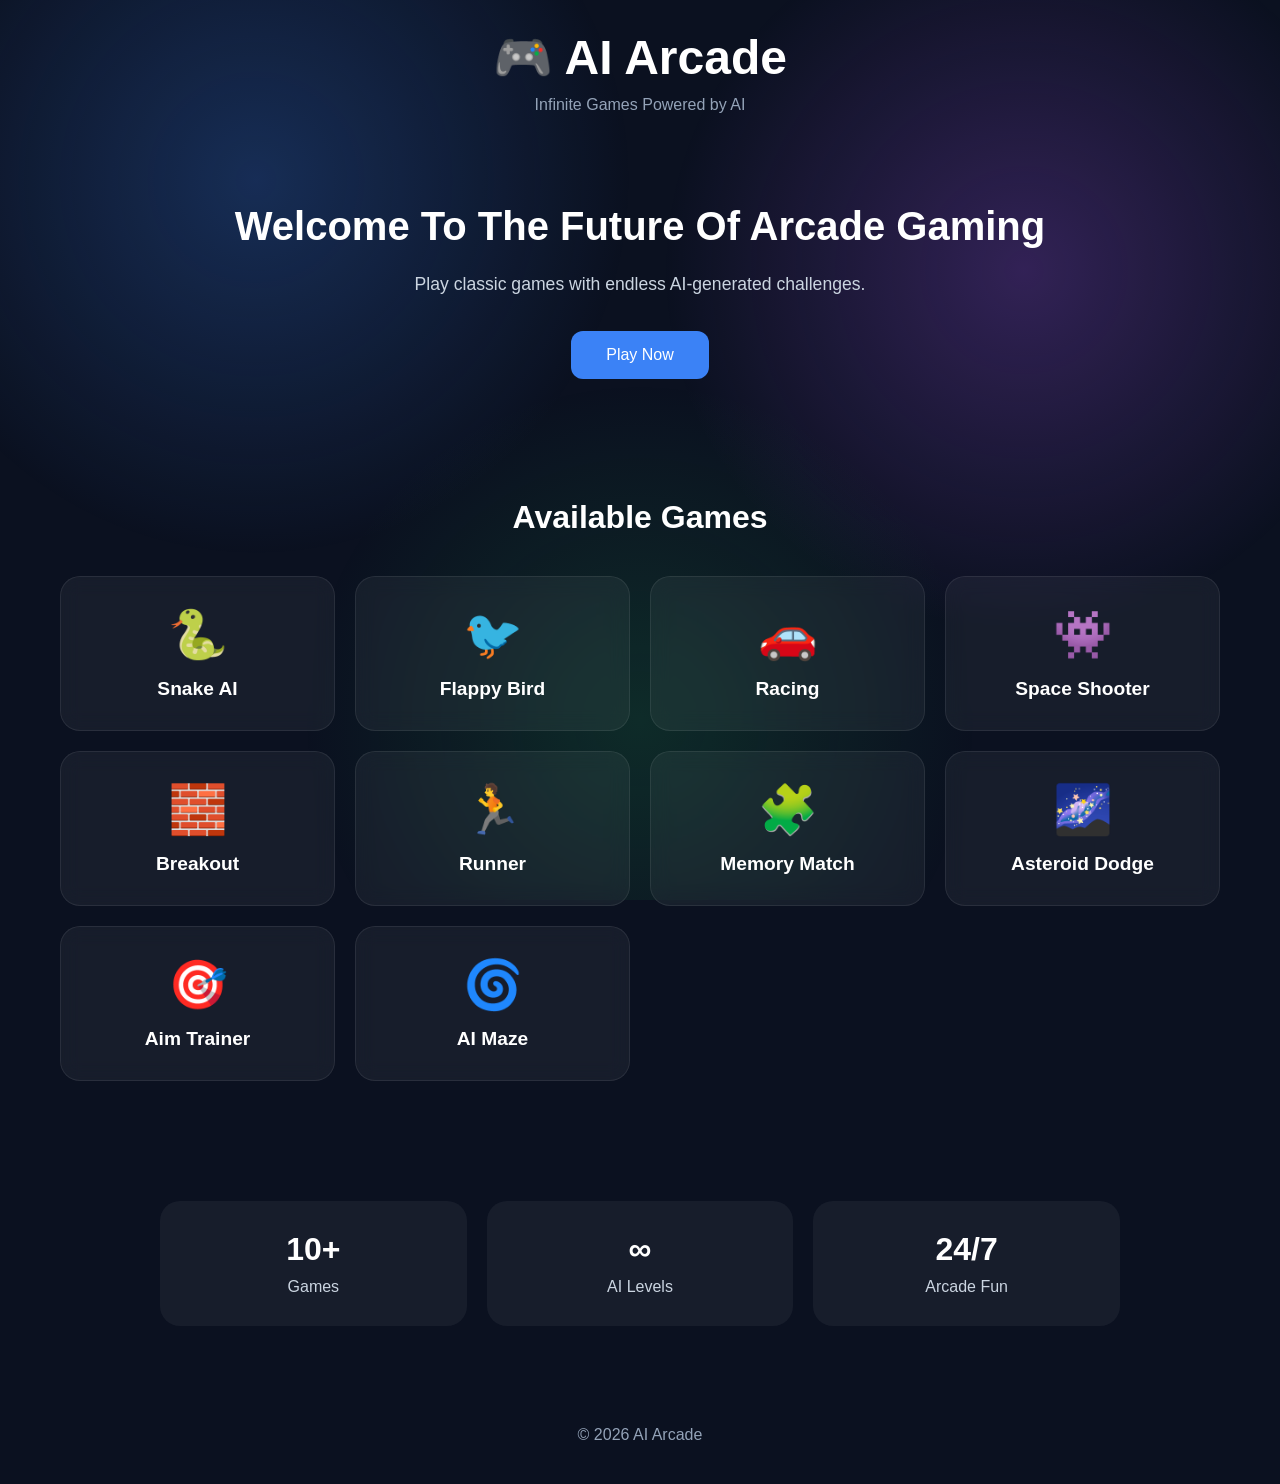
<file: index.html>
<!DOCTYPE html>
<html lang="en">
<head>
    <meta charset="UTF-8">
    <meta name="viewport" content="width=device-width, initial-scale=1.0">
    <title>AI Arcade</title>

    <meta name="description" content="Play AI Powered Arcade Games">
    <meta name="theme-color" content="#0f172a">

    <link rel="stylesheet" href="style.css">
</head>
<body>

    <div class="background-glow"></div>

    <header class="header">
        <div class="logo">
            <h1>🎮 AI Arcade</h1>
            <p>Infinite Games Powered by AI</p>
        </div>
    </header>

    <main>

        <section class="hero">
            <h2>Welcome To The Future Of Arcade Gaming</h2>
            <p>
                Play classic games with endless AI-generated challenges.
            </p>

            <button id="playNowBtn">
                Play Now
            </button>
        </section>

        <section class="games-section">

            <h2>Available Games</h2>

            <div class="games-grid">

                <div class="game-card">
                    <span>🐍</span>
                    <h3>Snake AI</h3>
                </div>

                <div class="game-card">
                    <span>🐦</span>
                    <h3>Flappy Bird</h3>
                </div>

                <div class="game-card">
                    <span>🚗</span>
                    <h3>Racing</h3>
                </div>

                <div class="game-card">
                    <span>👾</span>
                    <h3>Space Shooter</h3>
                </div>

                <div class="game-card">
                    <span>🧱</span>
                    <h3>Breakout</h3>
                </div>

                <div class="game-card">
                    <span>🏃</span>
                    <h3>Runner</h3>
                </div>

                <div class="game-card">
                    <span>🧩</span>
                    <h3>Memory Match</h3>
                </div>

                <div class="game-card">
                    <span>🌌</span>
                    <h3>Asteroid Dodge</h3>
                </div>

                <div class="game-card">
                    <span>🎯</span>
                    <h3>Aim Trainer</h3>
                </div>

                <div class="game-card">
                    <span>🌀</span>
                    <h3>AI Maze</h3>
                </div>

            </div>

        </section>

        <section class="stats">

            <div class="stat-box">
                <h3>10+</h3>
                <p>Games</p>
            </div>

            <div class="stat-box">
                <h3>∞</h3>
                <p>AI Levels</p>
            </div>

            <div class="stat-box">
                <h3>24/7</h3>
                <p>Arcade Fun</p>
            </div>

        </section>

    </main>

    <footer>
        <p>© 2026 AI Arcade</p>
    </footer>

    <script src="script.js"></script>

</body>
</html>
</file>
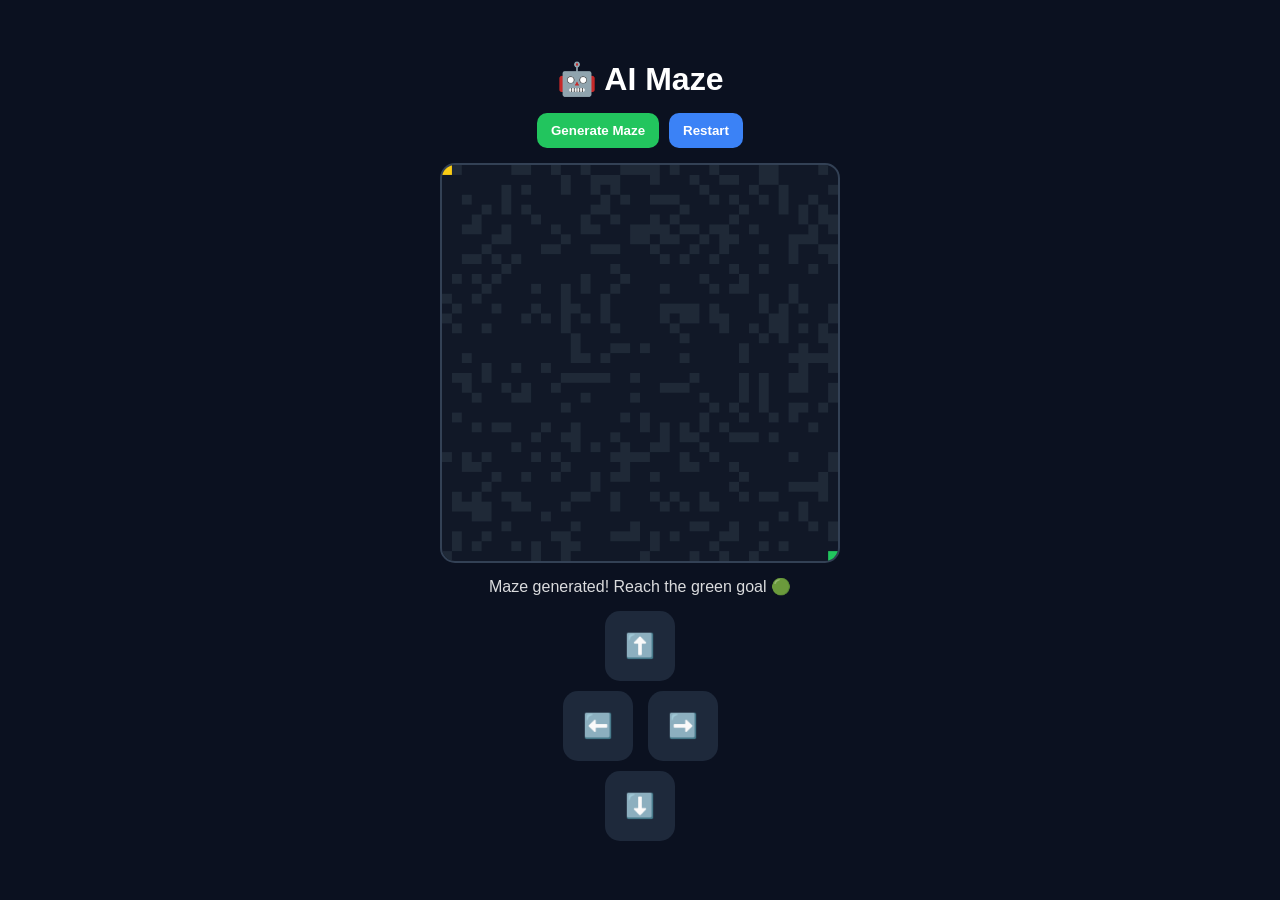
<file: games/aimaze/aimaze.html>
<!DOCTYPE html>
<html lang="en">
<head>
<meta charset="UTF-8">
<meta name="viewport" content="width=device-width, initial-scale=1.0">

<title>AI Maze</title>

<link rel="stylesheet" href="aimaze.css">
</head>
<body>

<div class="container">

    <h1>🤖 AI Maze</h1>

    <div class="top-bar">

        <button id="generateBtn">Generate Maze</button>
        <button id="restartBtn">Restart</button>

    </div>

    <canvas id="gameCanvas" width="400" height="400"></canvas>

    <p id="status">Press Generate to start</p>

    <!-- کنترل موبایل -->
    <div class="controls">

        <button onclick="move(0,-1)">⬆️</button>

        <div class="row">
            <button onclick="move(-1,0)">⬅️</button>
            <button onclick="move(1,0)">➡️</button>
        </div>

        <button onclick="move(0,1)">⬇️</button>

    </div>

</div>

<script src="aimaze.js"></script>

</body>
</html>
</file>
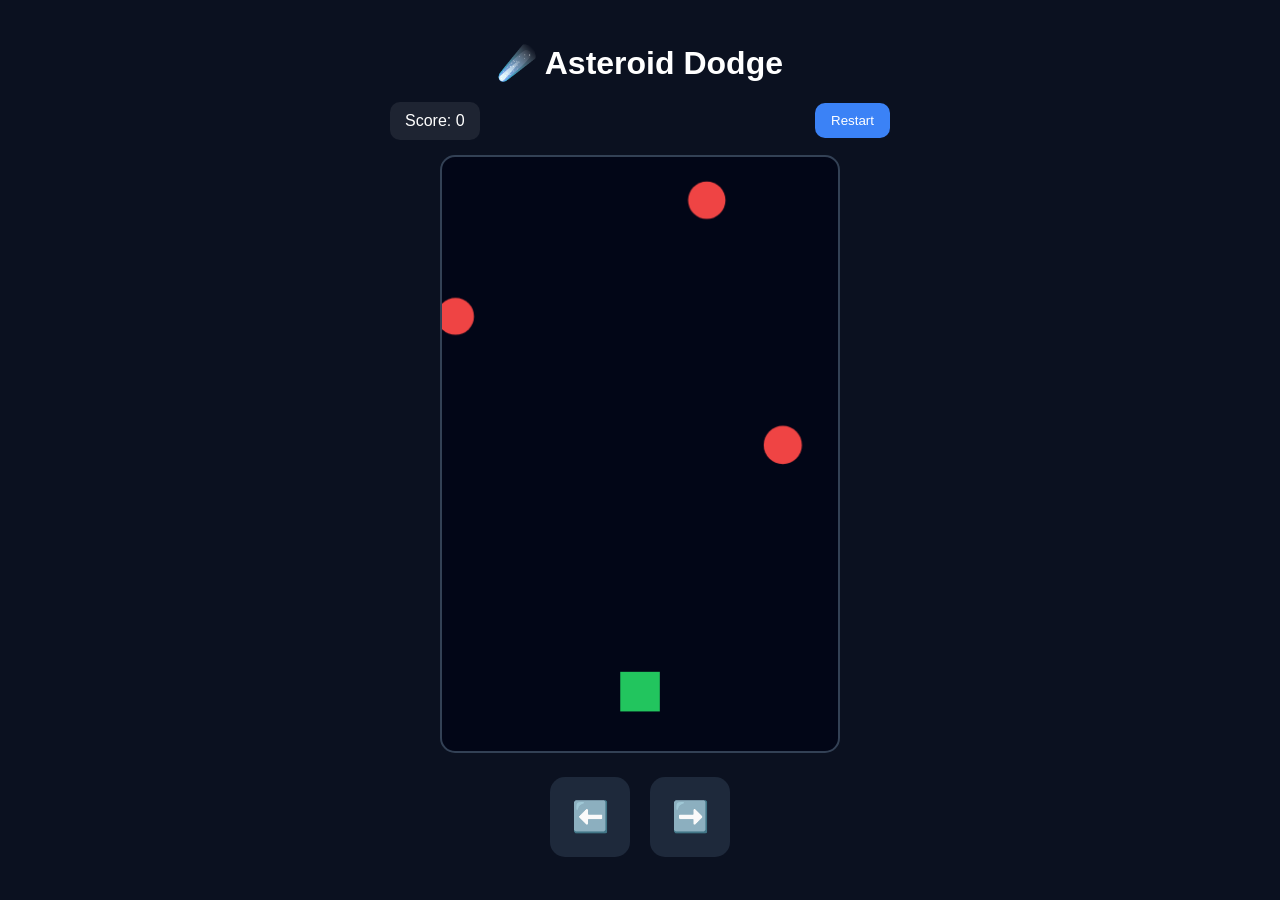
<file: games/asteroid/asteroid.html>
<!DOCTYPE html>
<html lang="en">
<head>
<meta charset="UTF-8">
<meta name="viewport" content="width=device-width, initial-scale=1.0">

<title>Asteroid Dodge</title>

<link rel="stylesheet" href="asteroid.css">
</head>
<body>

<div class="container">

    <h1>☄️ Asteroid Dodge</h1>

    <div class="top-bar">

        <div class="score-box">
            Score: <span id="score">0</span>
        </div>

        <button id="restartBtn">
            Restart
        </button>

    </div>

    <canvas id="gameCanvas" width="400" height="600"></canvas>

    <div class="controls">

        <button id="leftBtn">⬅️</button>
        <button id="rightBtn">➡️</button>

    </div>

</div>

<script src="asteroid.js"></script>

</body>
</html>
</file>
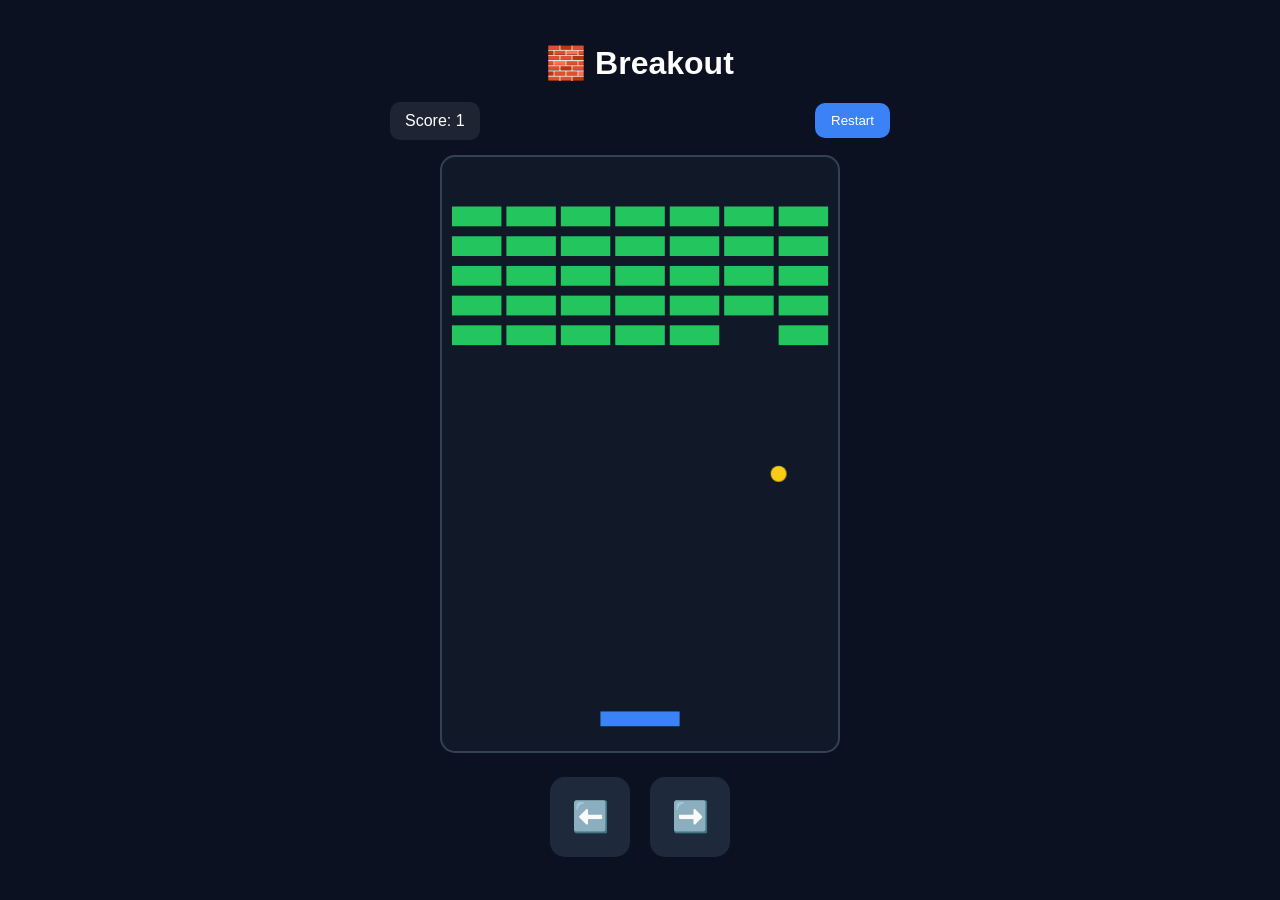
<file: games/breakout/breakout.html>
<!DOCTYPE html>
<html lang="en">
<head>
<meta charset="UTF-8">
<meta name="viewport" content="width=device-width, initial-scale=1.0">

<title>Breakout</title>

<link rel="stylesheet" href="breakout.css">
</head>
<body>

<div class="container">

    <h1>🧱 Breakout</h1>

    <div class="top-bar">

        <div class="score-box">
            Score: <span id="score">0</span>
        </div>

        <button id="restartBtn">
            Restart
        </button>

    </div>

    <canvas id="gameCanvas" width="400" height="600"></canvas>

    <div class="controls">

        <button id="leftBtn">⬅️</button>
        <button id="rightBtn">➡️</button>

    </div>

</div>

<script src="breakout.js"></script>

</body>
</html>
</file>
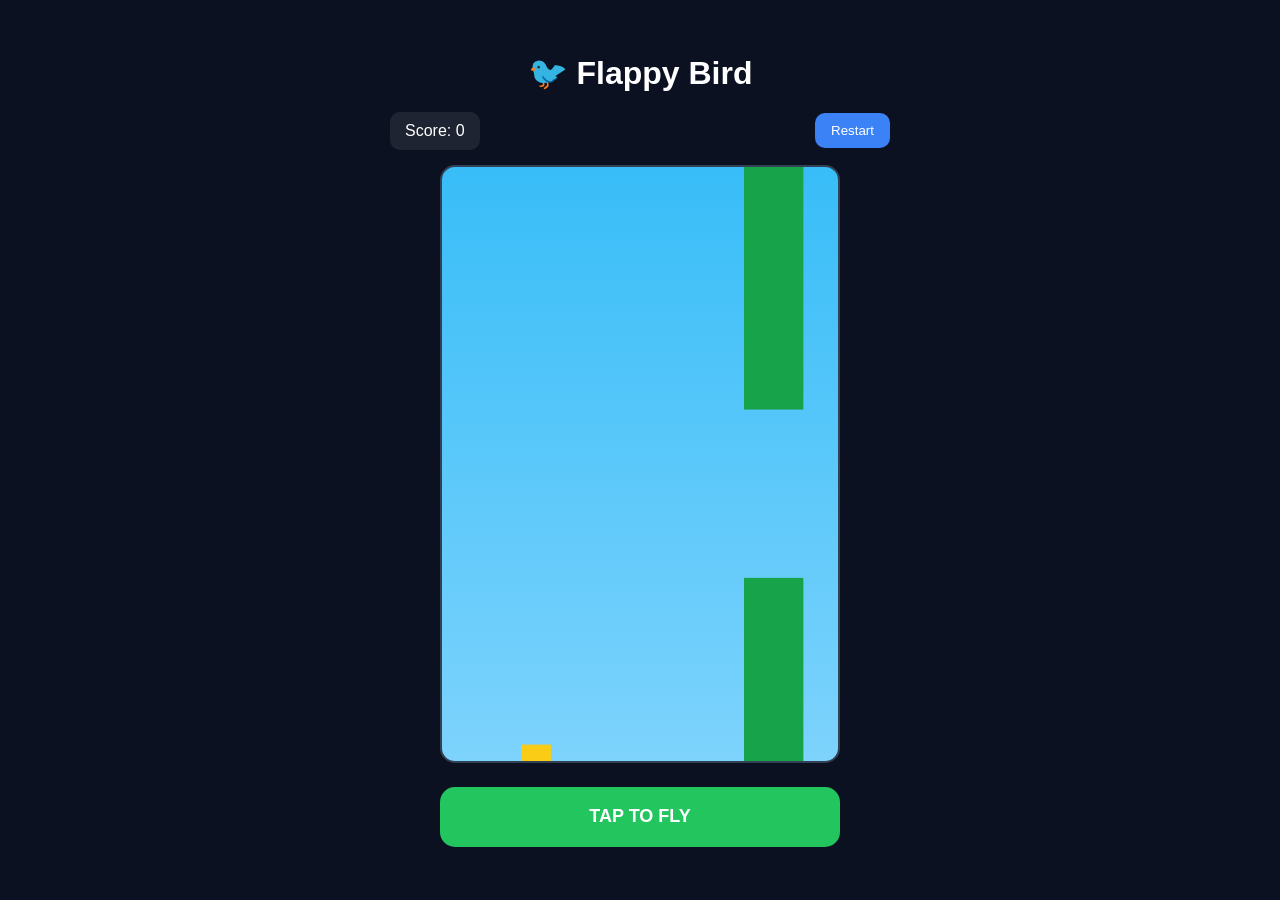
<file: games/flappybird/flappybird.html>
<!DOCTYPE html>
<html lang="en">
<head>
<meta charset="UTF-8">
<meta name="viewport" content="width=device-width, initial-scale=1.0">

<title>Flappy Bird</title>

<link rel="stylesheet" href="flappybird.css">
</head>
<body>

<div class="container">

    <h1>🐦 Flappy Bird</h1>

    <div class="top-bar">
        <div class="score-box">
            Score: <span id="score">0</span>
        </div>

        <button id="restartBtn">
            Restart
        </button>
    </div>

    <canvas id="gameCanvas" width="400" height="600"></canvas>

    <button id="jumpBtn">
        TAP TO FLY
    </button>

</div>

<script src="flappybird.js"></script>

</body>
</html>
</file>
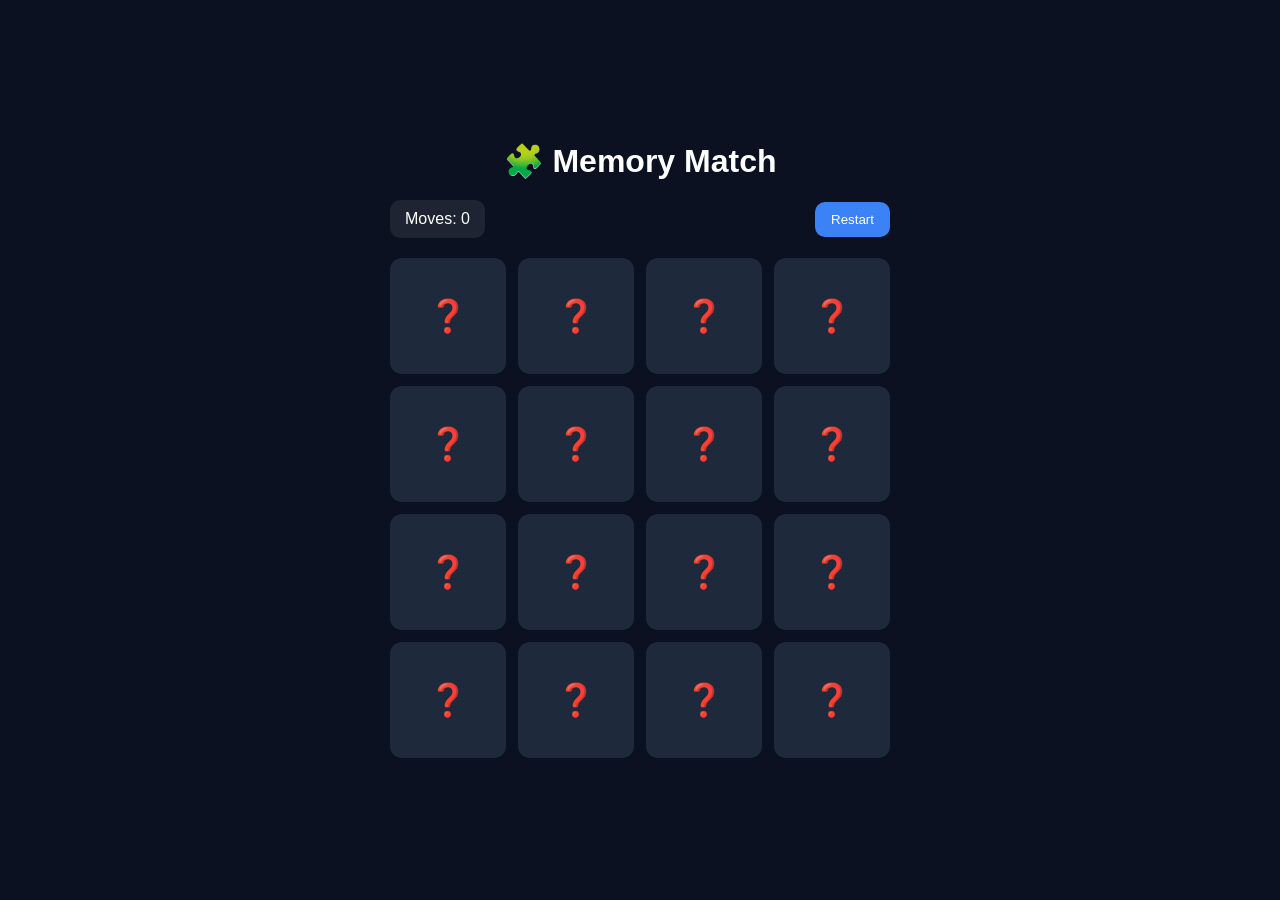
<file: games/memory/memory.html>
<!DOCTYPE html>
<html lang="en">
<head>
<meta charset="UTF-8">
<meta name="viewport" content="width=device-width, initial-scale=1.0">

<title>Memory Match</title>

<link rel="stylesheet" href="memory.css">
</head>
<body>

<div class="container">

    <h1>🧩 Memory Match</h1>

    <div class="top-bar">

        <div class="score-box">
            Moves: <span id="moves">0</span>
        </div>

        <button id="restartBtn">
            Restart
        </button>

    </div>

    <div id="gameBoard" class="game-board"></div>

</div>

<script src="memory.js"></script>

</body>
</html>
</file>
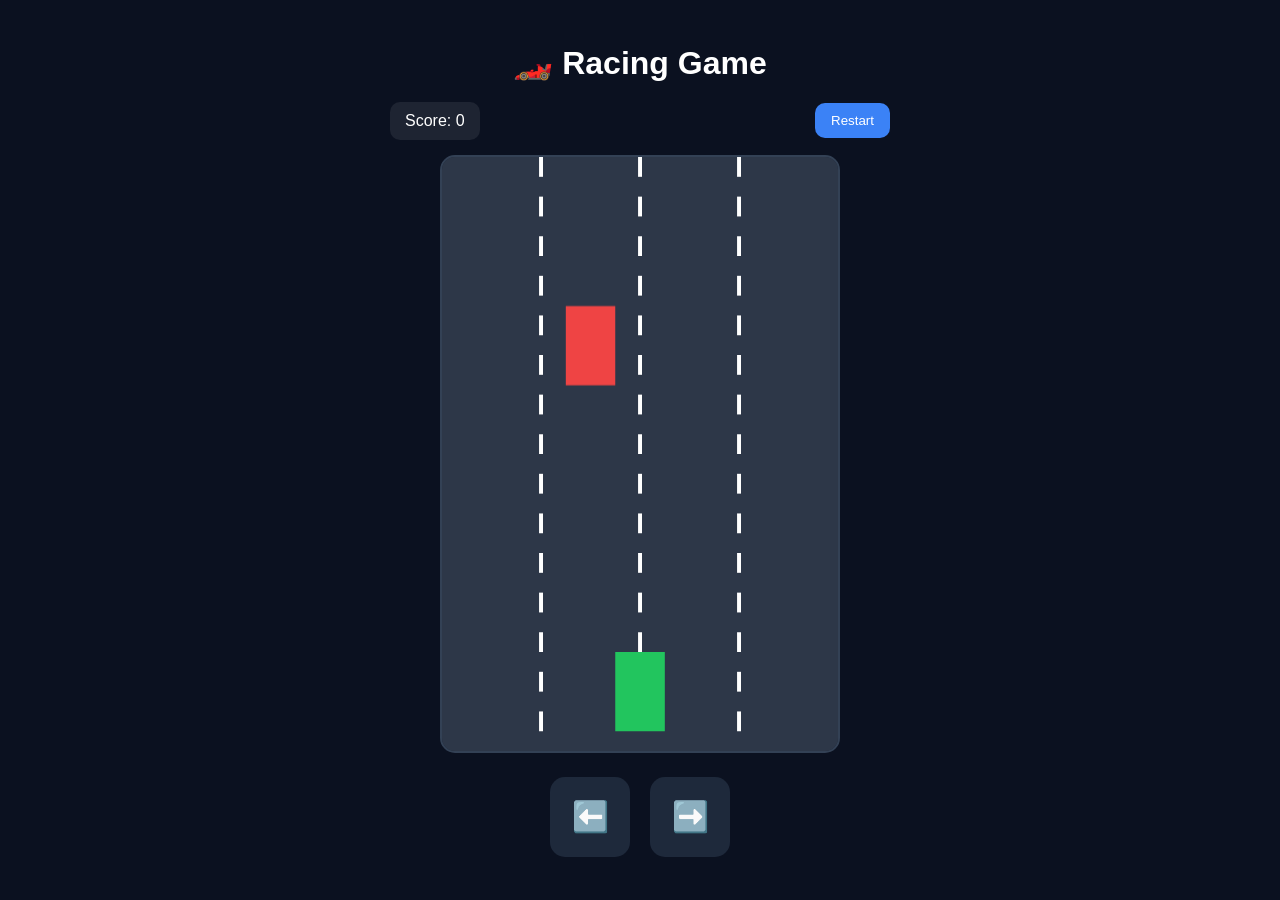
<file: games/racing/racing.html>
<!DOCTYPE html>
<html lang="en">
<head>
<meta charset="UTF-8">
<meta name="viewport" content="width=device-width, initial-scale=1.0">

<title>Racing Game</title>

<link rel="stylesheet" href="racing.css">
</head>
<body>

<div class="container">

    <h1>🏎️ Racing Game</h1>

    <div class="top-bar">

        <div class="score-box">
            Score: <span id="score">0</span>
        </div>

        <button id="restartBtn">
            Restart
        </button>

    </div>

    <canvas id="gameCanvas" width="400" height="600"></canvas>

    <div class="controls">

        <button id="leftBtn">⬅️</button>

        <button id="rightBtn">➡️</button>

    </div>

</div>

<script src="racing.js"></script>

</body>
</html>
</file>
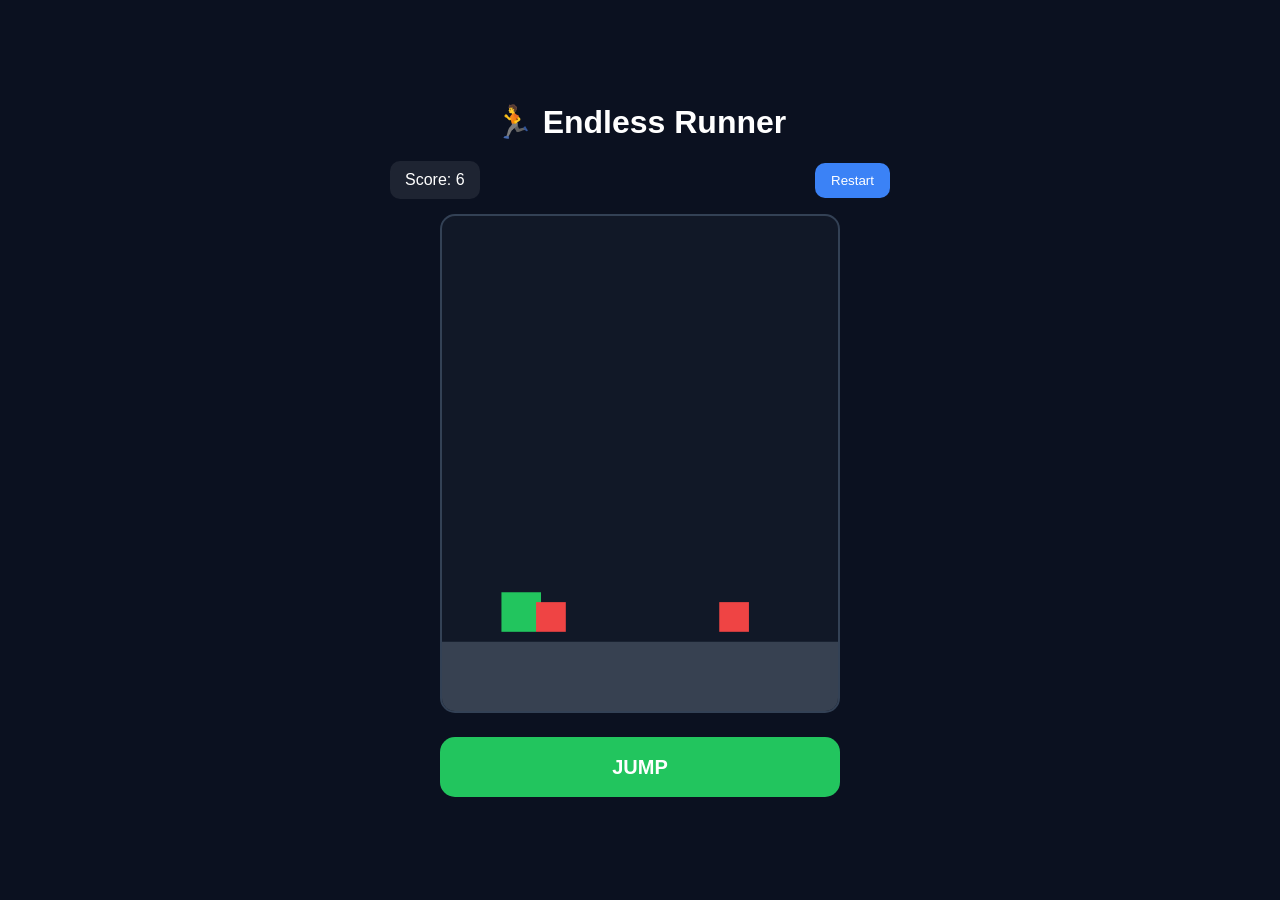
<file: games/runner/runner.html>
<!DOCTYPE html>
<html lang="en">
<head>
<meta charset="UTF-8">
<meta name="viewport" content="width=device-width, initial-scale=1.0">

<title>Endless Runner</title>

<link rel="stylesheet" href="runner.css">
</head>
<body>

<div class="container">

    <h1>🏃 Endless Runner</h1>

    <div class="top-bar">

        <div class="score-box">
            Score: <span id="score">0</span>
        </div>

        <button id="restartBtn">
            Restart
        </button>

    </div>

    <canvas id="gameCanvas" width="400" height="500"></canvas>

    <button id="jumpBtn">
        JUMP
    </button>

</div>

<script src="runner.js"></script>

</body>
</html>
</file>
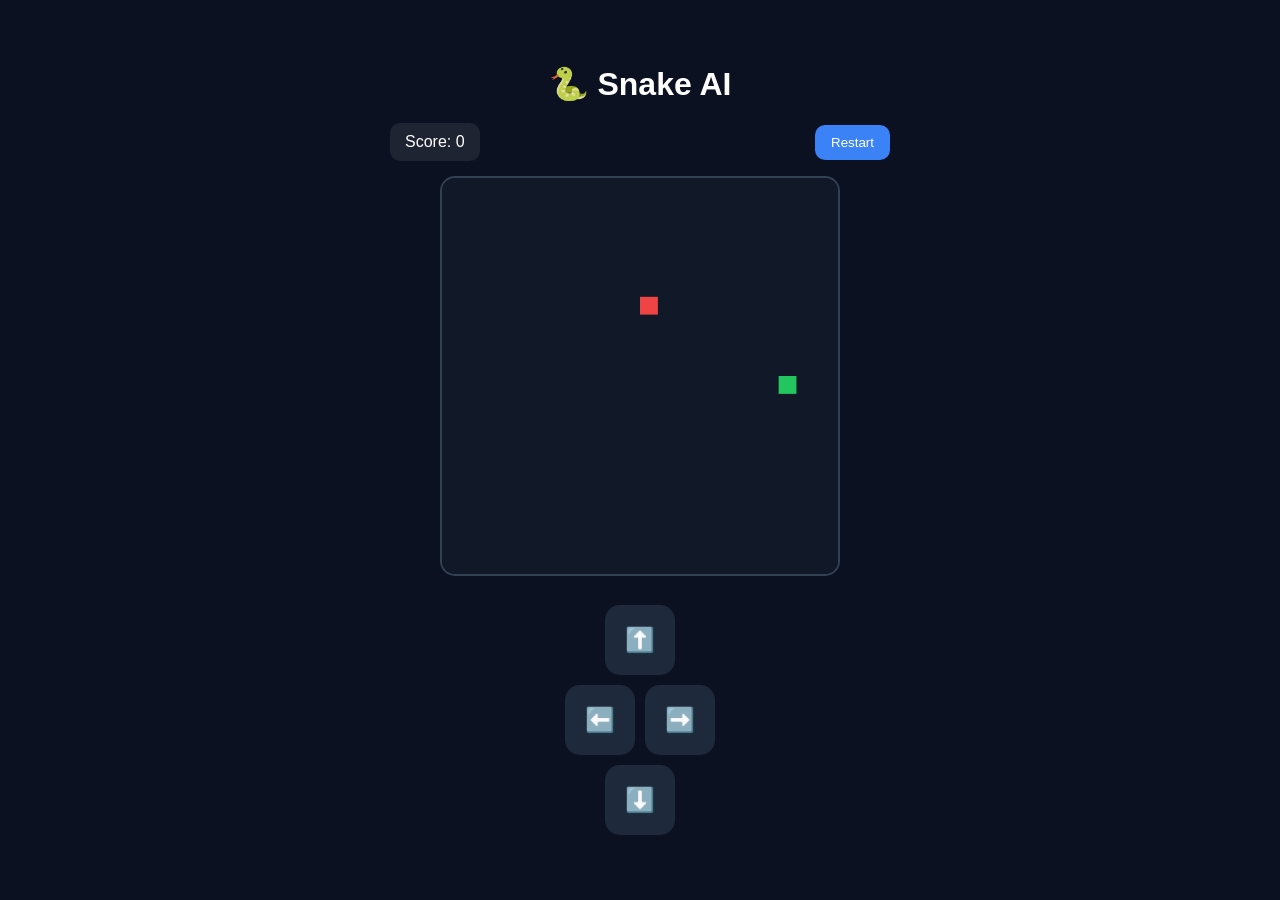
<file: games/snake/snake.html>
<!DOCTYPE html>
<html lang="en">
<head>
<meta charset="UTF-8">
<meta name="viewport" content="width=device-width, initial-scale=1.0">

<title>Snake AI</title>

<link rel="stylesheet" href="snake.css">
</head>
<body>

<div class="container">

    <h1>🐍 Snake AI</h1>

    <div class="top-bar">

        <div class="score-box">
            Score: <span id="score">0</span>
        </div>

        <button id="restartBtn">
            Restart
        </button>

    </div>

    <canvas id="gameCanvas" width="400" height="400"></canvas>

    <div class="controls">

        <button id="upBtn">⬆️</button>

        <div class="middle-row">
            <button id="leftBtn">⬅️</button>
            <button id="rightBtn">➡️</button>
        </div>

        <button id="downBtn">⬇️</button>

    </div>

</div>

<script src="snake.js"></script>

</body>
</html>
</file>
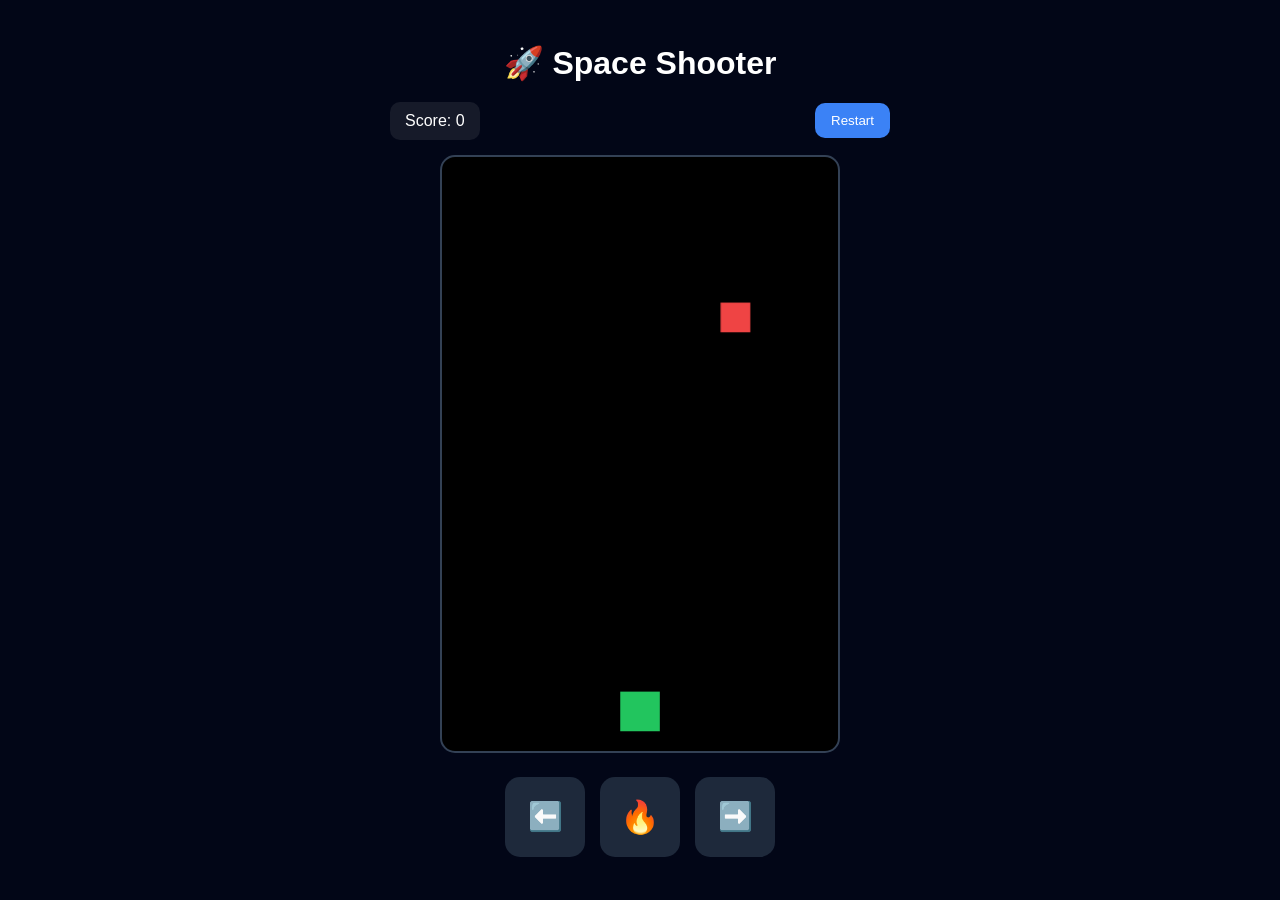
<file: games/spaceshooter/spaceshooter.html>
<!DOCTYPE html>
<html lang="en">
<head>
<meta charset="UTF-8">
<meta name="viewport" content="width=device-width, initial-scale=1.0">

<title>Space Shooter</title>

<link rel="stylesheet" href="spaceshooter.css">
</head>
<body>

<div class="container">

    <h1>🚀 Space Shooter</h1>

    <div class="top-bar">

        <div class="score-box">
            Score: <span id="score">0</span>
        </div>

        <button id="restartBtn">
            Restart
        </button>

    </div>

    <canvas id="gameCanvas" width="400" height="600"></canvas>

    <div class="controls">

        <button id="leftBtn">⬅️</button>

        <button id="fireBtn">🔥</button>

        <button id="rightBtn">➡️</button>

    </div>

</div>

<script src="spaceshooter.js"></script>

</body>
</html>
</file>
<file: style.css>
*{
    margin:0;
    padding:0;
    box-sizing:border-box;
}

html{
    scroll-behavior:smooth;
}

body{
    font-family:Arial, Helvetica, sans-serif;
    background:#0b1120;
    color:#ffffff;
    min-height:100vh;
    overflow-x:hidden;
}

.background-glow{
    position:fixed;
    inset:0;
    background:
    radial-gradient(circle at 20% 20%, rgba(59,130,246,.25), transparent 30%),
    radial-gradient(circle at 80% 30%, rgba(168,85,247,.25), transparent 30%),
    radial-gradient(circle at 50% 80%, rgba(34,197,94,.15), transparent 35%);
    z-index:-1;
}

.header{
    padding:30px 20px;
    text-align:center;
}

.logo h1{
    font-size:3rem;
    margin-bottom:10px;
}

.logo p{
    color:#94a3b8;
}

.hero{
    text-align:center;
    padding:60px 20px;
    max-width:900px;
    margin:auto;
}

.hero h2{
    font-size:2.5rem;
    margin-bottom:20px;
}

.hero p{
    color:#cbd5e1;
    font-size:1.1rem;
    line-height:1.8;
    margin-bottom:30px;
}

#playNowBtn{
    border:none;
    cursor:pointer;
    padding:15px 35px;
    font-size:1rem;
    border-radius:12px;
    background:#3b82f6;
    color:#fff;
    transition:.3s;
}

#playNowBtn:hover{
    transform:translateY(-3px);
}

.games-section{
    padding:60px 20px;
    max-width:1200px;
    margin:auto;
}

.games-section h2{
    text-align:center;
    margin-bottom:40px;
    font-size:2rem;
}

.games-grid{
    display:grid;
    grid-template-columns:repeat(auto-fit,minmax(220px,1fr));
    gap:20px;
}

.game-card{
    background:rgba(255,255,255,.05);
    border:1px solid rgba(255,255,255,.08);
    border-radius:20px;
    padding:30px;
    text-align:center;
    backdrop-filter:blur(10px);
    transition:.3s;
    cursor:pointer;
}

.game-card:hover{
    transform:translateY(-8px);
}

.game-card span{
    font-size:3rem;
    display:block;
    margin-bottom:15px;
}

.game-card h3{
    font-size:1.2rem;
}

.stats{
    max-width:1000px;
    margin:60px auto;
    padding:0 20px;
    display:grid;
    grid-template-columns:repeat(auto-fit,minmax(200px,1fr));
    gap:20px;
}

.stat-box{
    background:rgba(255,255,255,.05);
    border-radius:20px;
    padding:30px;
    text-align:center;
}

.stat-box h3{
    font-size:2rem;
    margin-bottom:10px;
}

.stat-box p{
    color:#cbd5e1;
}

footer{
    text-align:center;
    padding:40px 20px;
    color:#94a3b8;
}

@media(max-width:768px){

    .logo h1{
        font-size:2.2rem;
    }

    .hero h2{
        font-size:1.8rem;
    }

    .hero p{
        font-size:1rem;
    }

}
</file>
<file: games/aimaze/aimaze.css>
*{
    margin:0;
    padding:0;
    box-sizing:border-box;
}

body{
    background:#0b1120;
    color:white;
    font-family:Arial, Helvetica, sans-serif;
    min-height:100vh;
    display:flex;
    justify-content:center;
    align-items:center;
    padding:20px;
}

.container{
    width:100%;
    max-width:500px;
    text-align:center;
}

h1{
    margin-bottom:15px;
}

.top-bar{
    display:flex;
    justify-content:center;
    gap:10px;
    margin-bottom:15px;
}

button{
    border:none;
    padding:10px 14px;
    border-radius:10px;
    cursor:pointer;
    font-weight:bold;
}

#generateBtn{
    background:#22c55e;
    color:white;
}

#restartBtn{
    background:#3b82f6;
    color:white;
}

canvas{
    width:100%;
    max-width:400px;
    height:auto;
    background:#111827;
    border:2px solid #334155;
    border-radius:15px;
}

#status{
    margin-top:10px;
    opacity:0.85;
}

/* کنترل موبایل */
.controls{
    margin-top:15px;
    display:flex;
    flex-direction:column;
    align-items:center;
    gap:10px;
}

.controls button{
    width:70px;
    height:70px;
    font-size:24px;
    background:#1e293b;
    color:white;
    border-radius:15px;
}

.controls .row{
    display:flex;
    gap:15px;
}

.controls button:active{
    transform:scale(0.95);
}
</file>
<file: games/asteroid/asteroid.css>
*{
    margin:0;
    padding:0;
    box-sizing:border-box;
}

body{
    background:#0b1120;
    color:white;
    font-family:Arial, Helvetica, sans-serif;
    min-height:100vh;
    display:flex;
    justify-content:center;
    align-items:center;
    padding:20px;
}

.container{
    width:100%;
    max-width:500px;
    text-align:center;
}

h1{
    margin-bottom:20px;
}

.top-bar{
    display:flex;
    justify-content:space-between;
    align-items:center;
    margin-bottom:15px;
}

.score-box{
    background:rgba(255,255,255,.08);
    padding:10px 15px;
    border-radius:10px;
}

#restartBtn{
    border:none;
    background:#3b82f6;
    color:white;
    padding:10px 16px;
    border-radius:10px;
    cursor:pointer;
}

canvas{
    width:100%;
    max-width:400px;
    background:#020617;
    border:2px solid #334155;
    border-radius:15px;
}

.controls{
    display:flex;
    justify-content:center;
    gap:20px;
    margin-top:20px;
}

.controls button{
    width:80px;
    height:80px;
    border:none;
    border-radius:15px;
    background:#1e293b;
    color:white;
    font-size:30px;
    cursor:pointer;
}

.controls button:active{
    transform:scale(.95);
}
</file>
<file: games/breakout/breakout.css>
*{
    margin:0;
    padding:0;
    box-sizing:border-box;
}

body{
    background:#0b1120;
    color:white;
    font-family:Arial, Helvetica, sans-serif;
    display:flex;
    justify-content:center;
    align-items:center;
    min-height:100vh;
    padding:20px;
}

.container{
    width:100%;
    max-width:500px;
    text-align:center;
}

h1{
    margin-bottom:20px;
}

.top-bar{
    display:flex;
    justify-content:space-between;
    align-items:center;
    margin-bottom:15px;
}

.score-box{
    background:rgba(255,255,255,.08);
    padding:10px 15px;
    border-radius:10px;
}

#restartBtn{
    border:none;
    background:#3b82f6;
    color:white;
    padding:10px 16px;
    border-radius:10px;
    cursor:pointer;
}

canvas{
    width:100%;
    max-width:400px;
    background:#111827;
    border:2px solid #334155;
    border-radius:15px;
}

.controls{
    display:flex;
    justify-content:center;
    gap:20px;
    margin-top:20px;
}

.controls button{
    width:80px;
    height:80px;
    border:none;
    border-radius:15px;
    background:#1e293b;
    color:white;
    font-size:30px;
    cursor:pointer;
}

.controls button:active{
    transform:scale(.95);
}
</file>
<file: games/flappybird/flappybird.css>
*{
    margin:0;
    padding:0;
    box-sizing:border-box;
}

body{
    background:#0b1120;
    color:#ffffff;
    font-family:Arial, Helvetica, sans-serif;
    min-height:100vh;
    display:flex;
    justify-content:center;
    align-items:center;
    padding:20px;
}

.container{
    width:100%;
    max-width:500px;
    text-align:center;
}

h1{
    margin-bottom:20px;
}

.top-bar{
    display:flex;
    justify-content:space-between;
    align-items:center;
    margin-bottom:15px;
}

.score-box{
    background:rgba(255,255,255,.08);
    padding:10px 15px;
    border-radius:10px;
}

#restartBtn{
    border:none;
    background:#3b82f6;
    color:white;
    padding:10px 16px;
    border-radius:10px;
    cursor:pointer;
}

canvas{
    width:100%;
    max-width:400px;
    background:linear-gradient(#38bdf8,#7dd3fc);
    border-radius:15px;
    border:2px solid #334155;
}

#jumpBtn{
    margin-top:20px;
    width:100%;
    max-width:400px;
    height:60px;
    border:none;
    border-radius:15px;
    background:#22c55e;
    color:white;
    font-size:18px;
    font-weight:bold;
    cursor:pointer;
}

#jumpBtn:active{
    transform:scale(.98);
}
</file>
<file: games/memory/memory.css>
*{
    margin:0;
    padding:0;
    box-sizing:border-box;
}

body{
    background:#0b1120;
    color:white;
    font-family:Arial, Helvetica, sans-serif;
    min-height:100vh;
    display:flex;
    justify-content:center;
    align-items:center;
    padding:20px;
}

.container{
    width:100%;
    max-width:500px;
    text-align:center;
}

h1{
    margin-bottom:20px;
}

.top-bar{
    display:flex;
    justify-content:space-between;
    align-items:center;
    margin-bottom:20px;
}

.score-box{
    background:rgba(255,255,255,.08);
    padding:10px 15px;
    border-radius:10px;
}

#restartBtn{
    border:none;
    background:#3b82f6;
    color:white;
    padding:10px 16px;
    border-radius:10px;
    cursor:pointer;
}

.game-board{
    display:grid;
    grid-template-columns:repeat(4, 1fr);
    gap:12px;
}

.card{
    aspect-ratio:1;
    background:#1e293b;
    border-radius:12px;
    display:flex;
    justify-content:center;
    align-items:center;
    font-size:32px;
    cursor:pointer;
    user-select:none;
    transition:0.2s;
}

.card:hover{
    transform:scale(1.03);
}

.card.flipped{
    background:#22c55e;
}

.card.matched{
    background:#3b82f6;
}
</file>
<file: games/racing/racing.css>
*{
    margin:0;
    padding:0;
    box-sizing:border-box;
}

body{
    background:#0b1120;
    color:white;
    font-family:Arial, Helvetica, sans-serif;
    display:flex;
    justify-content:center;
    align-items:center;
    min-height:100vh;
    padding:20px;
}

.container{
    width:100%;
    max-width:500px;
    text-align:center;
}

h1{
    margin-bottom:20px;
}

.top-bar{
    display:flex;
    justify-content:space-between;
    align-items:center;
    margin-bottom:15px;
}

.score-box{
    background:rgba(255,255,255,.08);
    padding:10px 15px;
    border-radius:10px;
}

#restartBtn{
    border:none;
    background:#3b82f6;
    color:white;
    padding:10px 16px;
    border-radius:10px;
    cursor:pointer;
}

canvas{
    width:100%;
    max-width:400px;
    background:#1e293b;
    border:2px solid #334155;
    border-radius:15px;
}

.controls{
    display:flex;
    justify-content:center;
    gap:20px;
    margin-top:20px;
}

.controls button{
    width:80px;
    height:80px;
    border:none;
    border-radius:15px;
    background:#1e293b;
    color:white;
    font-size:30px;
    cursor:pointer;
}

.controls button:active{
    transform:scale(.95);
}
</file>
<file: games/runner/runner.css>
*{
    margin:0;
    padding:0;
    box-sizing:border-box;
}

body{
    background:#0b1120;
    color:white;
    font-family:Arial, Helvetica, sans-serif;
    min-height:100vh;
    display:flex;
    justify-content:center;
    align-items:center;
    padding:20px;
}

.container{
    width:100%;
    max-width:500px;
    text-align:center;
}

h1{
    margin-bottom:20px;
}

.top-bar{
    display:flex;
    justify-content:space-between;
    align-items:center;
    margin-bottom:15px;
}

.score-box{
    background:rgba(255,255,255,.08);
    padding:10px 15px;
    border-radius:10px;
}

#restartBtn{
    border:none;
    background:#3b82f6;
    color:white;
    padding:10px 16px;
    border-radius:10px;
    cursor:pointer;
}

canvas{
    width:100%;
    max-width:400px;
    background:#111827;
    border:2px solid #334155;
    border-radius:15px;
}

#jumpBtn{
    margin-top:20px;
    width:100%;
    max-width:400px;
    height:60px;
    border:none;
    border-radius:15px;
    background:#22c55e;
    color:white;
    font-size:20px;
    font-weight:bold;
    cursor:pointer;
}

#jumpBtn:active{
    transform:scale(.98);
}
</file>
<file: games/snake/snake.css>
*{
    margin:0;
    padding:0;
    box-sizing:border-box;
}

body{
    background:#0b1120;
    color:#ffffff;
    font-family:Arial, Helvetica, sans-serif;
    min-height:100vh;
    display:flex;
    justify-content:center;
    align-items:center;
    padding:20px;
}

.container{
    width:100%;
    max-width:500px;
    text-align:center;
}

h1{
    margin-bottom:20px;
}

.top-bar{
    display:flex;
    justify-content:space-between;
    align-items:center;
    margin-bottom:15px;
}

.score-box{
    background:rgba(255,255,255,.08);
    padding:10px 15px;
    border-radius:10px;
}

#restartBtn{
    border:none;
    background:#3b82f6;
    color:#fff;
    padding:10px 16px;
    border-radius:10px;
    cursor:pointer;
}

canvas{
    width:100%;
    max-width:400px;
    background:#111827;
    border:2px solid #334155;
    border-radius:15px;
}

.controls{
    margin-top:25px;
    display:flex;
    flex-direction:column;
    align-items:center;
    gap:10px;
}

.middle-row{
    display:flex;
    gap:10px;
}

.controls button{
    width:70px;
    height:70px;
    border:none;
    border-radius:15px;
    background:#1e293b;
    color:white;
    font-size:24px;
    cursor:pointer;
}

.controls button:active{
    transform:scale(.95);
}

@media (min-width: 768px){

    .controls{
        max-width:250px;
        margin:25px auto 0;
    }

}
</file>
<file: games/spaceshooter/spaceshooter.css>
*{
    margin:0;
    padding:0;
    box-sizing:border-box;
}

body{
    background:#020617;
    color:white;
    font-family:Arial, Helvetica, sans-serif;
    display:flex;
    justify-content:center;
    align-items:center;
    min-height:100vh;
    padding:20px;
}

.container{
    width:100%;
    max-width:500px;
    text-align:center;
}

h1{
    margin-bottom:20px;
}

.top-bar{
    display:flex;
    justify-content:space-between;
    align-items:center;
    margin-bottom:15px;
}

.score-box{
    background:rgba(255,255,255,.08);
    padding:10px 15px;
    border-radius:10px;
}

#restartBtn{
    border:none;
    background:#3b82f6;
    color:white;
    padding:10px 16px;
    border-radius:10px;
    cursor:pointer;
}

canvas{
    width:100%;
    max-width:400px;
    background:black;
    border:2px solid #334155;
    border-radius:15px;
}

.controls{
    display:flex;
    justify-content:center;
    gap:15px;
    margin-top:20px;
}

.controls button{
    width:80px;
    height:80px;
    border:none;
    border-radius:15px;
    background:#1e293b;
    color:white;
    font-size:28px;
    cursor:pointer;
}

.controls button:active{
    transform:scale(.95);
}

#fireBtn{
    font-size:32px;
}
</file>
